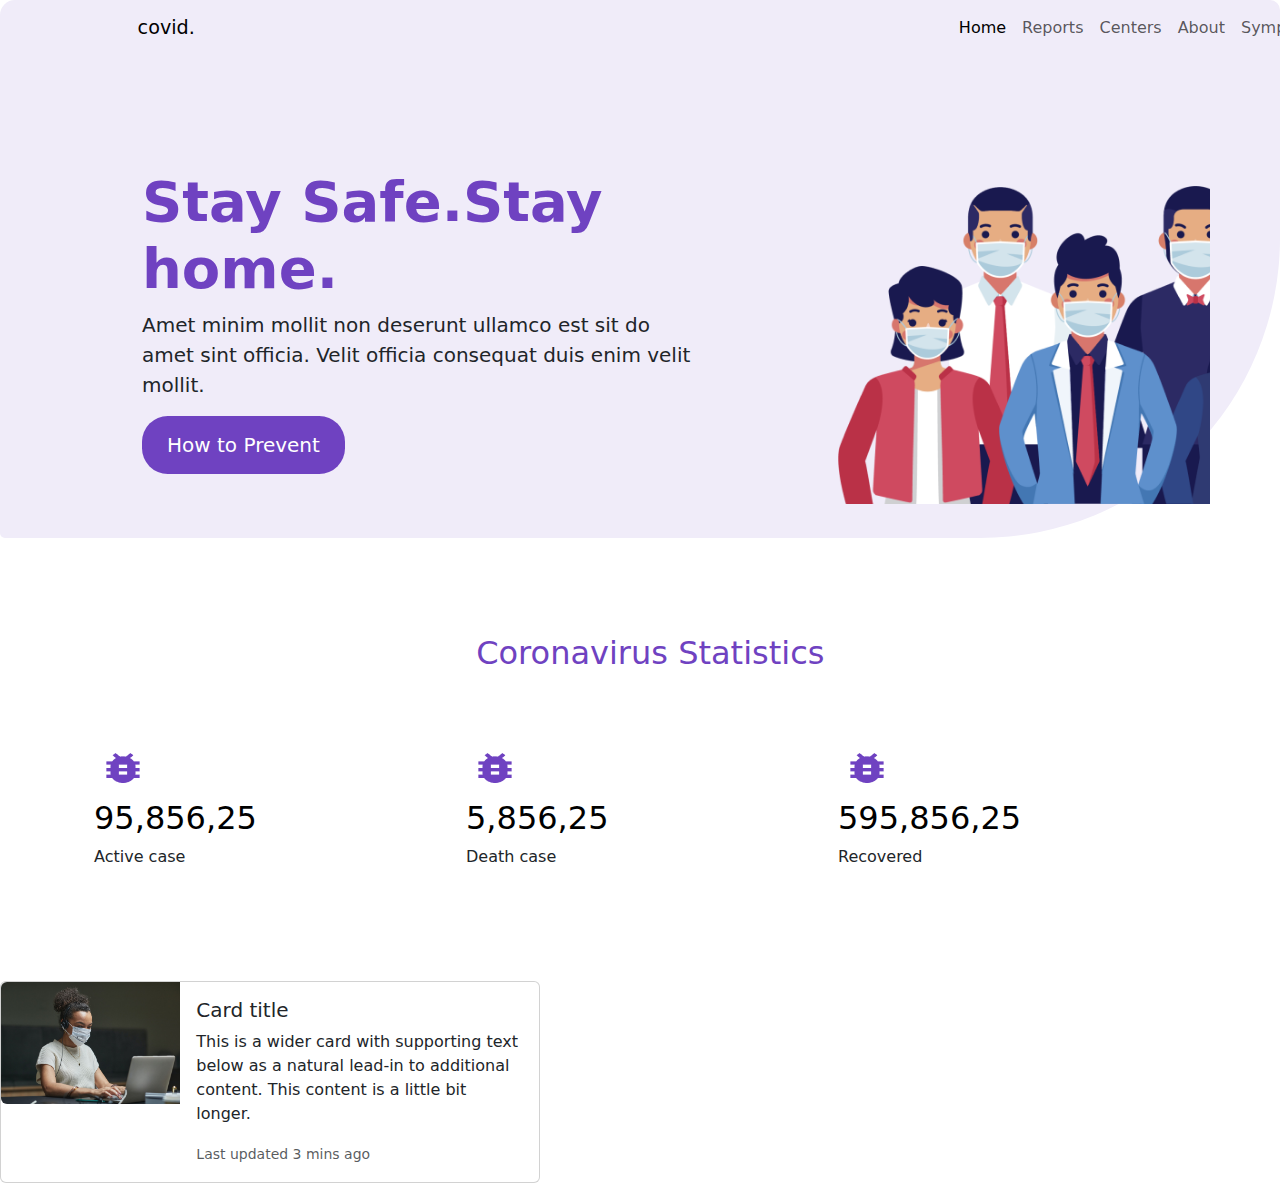
<file: hackathon/index.html>
<!DOCTYPE html>
<html lang="en">
<head>
    <meta charset="UTF-8">
    <meta name="viewport" content="width=device-width, initial-scale=1.0">
    <title>Document</title>
   <link href="https://cdn.jsdelivr.net/npm/bootstrap@5.3.3/dist/css/bootstrap.min.css" rel="stylesheet" integrity="sha384-QWTKZyjpPEjISv5WaRU9OFeRpok6YctnYmDr5pNlyT2bRjXh0JMhjY6hW+ALEwIH" crossorigin="anonymous">
   <link rel="stylesheet" href="style.css">
</head>


<body>

    <!-- nav bar starts -->
   <div class="header">

    <nav class="navbar navbar-expand-lg bg-body-none">
        <div class="container-fluid">
          <a class="navbar-brand" href="#">covid.</a>
          <button class="navbar-toggler" type="button" data-bs-toggle="collapse" data-bs-target="#navbarText" aria-controls="navbarText" aria-expanded="false" aria-label="Toggle navigation">
            <span class="navbar-toggler-icon"></span>
          </button>
          <div class="collapse navbar-collapse" id="navbarText">
            <ul class="navbar-nav me-auto mb-2 mb-lg-0">
              <li class="nav-item">
                <a class="nav-link active" aria-current="page" href="#">Home</a>
              </li>
              <li class="nav-item">
                <a class="nav-link" href="#">Reports</a>
              </li>
              <li class="nav-item">
                <a class="nav-link" href="#">Centers</a>
              </li>
              <li class="nav-item">
                <a class="nav-link" href="#">About</a>
              </li>
              <li class="nav-item">
                <a class="nav-link" href="#">Symptoms</a>
              </li>
              <li class="nav-item">
                <a class="nav-link" href="#">Contact</a>
              </li>
            </ul>
           
          </div>
        </div>
      </nav>
    

    <!-- nav bar ends -->


    <!-- hero section starts -->

    <div class="container my-5">
        <div class="row p-4 pb-0 pe-lg-0 pt-lg-5 align-items-center  ">
          <div class="col-lg-7 p-3 p-lg-5 pt-lg-3">
            <h2 class="display-4 fw-bold lh-2  text-custom">Stay Safe.Stay home.</h2>
            <p class="lead">Amet minim mollit non deserunt ullamco est sit do amet sint officia. 
                Velit officia consequat duis enim velit mollit. </p>
            <div class="d-grid gap-2 d-md-flex justify-content-md-start mb-4 mb-lg-3">
              <button type="button" class="btn btn-lg px-4 me-md-2">How to Prevent</button>
            </div>
          </div>
          <div class="col-lg-4 offset-lg-1 p-0 overflow-hidden ">
              <img class="sec-1" src="images/hero img.png" alt="" width="500">
          </div>
        </div>
      </div>

    <!-- hero section ends -->
</div>
    

<!-- icons section starts -->

<div class="container px-4 py-5" id="featured-3">
    <h2 class="pb-4  justify-content-center sec-2">Coronavirus Statistics</h2>
    <div class="row g-4 py-5 row-cols-1 row-cols-lg-3">
      <div class="feature col">
        <div class="feature-icon d-inline-flex align-items-center justify-content-center bg-gradient fs-2 mb-3">
        <img class="con" src="images/icons.png" alt="">
        </div>
        <h3 class="fs-2 text-body-emphasis">95,856,25</h3>
        <p>Active case</p>
       
      </div>
      <div class="feature col">
        <div class="feature-icon d-inline-flex align-items-center justify-content-center bg-gradient fs-2 mb-3">
        <img class="con" src="images/icons.png" alt="">
        </div>
        <h3 class="fs-2 text-body-emphasis">5,856,25</h3>
        <p>Death case</p>
        
      </div>
      <div class="feature col">
        <div class="feature-icon d-inline-flex align-items-center justify-content-center bg-gradient fs-2 mb-3">
         <img class="con" src="images/icons.png" alt="">
        </div>
        <h3 class="fs-2 text-body-emphasis">595,856,25</h3>
        <p>Recovered</p>
       
      </div>
    </div>
  </div>
<!-- icon section ends -->

<!-- section 3 starts -->
<div class="card mb-3" style="max-width: 540px;">
    <div class="row g-0">
      <div class="col-md-4">
        <img src="images/sec-3.png" class="img-fluid rounded-start" alt="...">
      </div>
      <div class="col-md-8">
        <div class="card-body">
          <h5 class="card-title">Card title</h5>
          <p class="card-text">This is a wider card with supporting text below as a natural lead-in to additional content. This content is a little bit longer.</p>
          <p class="card-text"><small class="text-body-secondary">Last updated 3 mins ago</small></p>
        </div>
      </div>
    </div>
  </div>
<!-- section 3 ends -->
</body>
</html>
</file>
<file: hackathon/style.css>
.header{
    background-color: #F0ECF9;
    border-radius: 15px 10px 300px 5px;
}

.navbar-nav{
    text-align: right;
    margin-left: 70%;
}
.navbar-brand{
    margin-left: 10%;
    font-size: larger;
}
/* hero section */

.text-custom{
    color:  #6F42C1 ;

    
}
.sec-1{
    margin-right: 60%;
}
.btn{
    width: Hug (175.5px)px;
height: Hug (44.8px)px;
top: 172.21px;
padding: 12.9px 32.25px 12.9px 32.25px;
gap: 20px;
border-radius: 25.8px 25.8px 25.8px 25.8px;
opacity: 0px;
background-color: #6F42C1;
color: white;

}
/* hero section ends */

/* icons section starts */

.sec-2{
margin-left: 35%; 
color: #6F42C1;   
}

.con{
    margin-left: 70%;
}

/* icons section ends */
</file>
